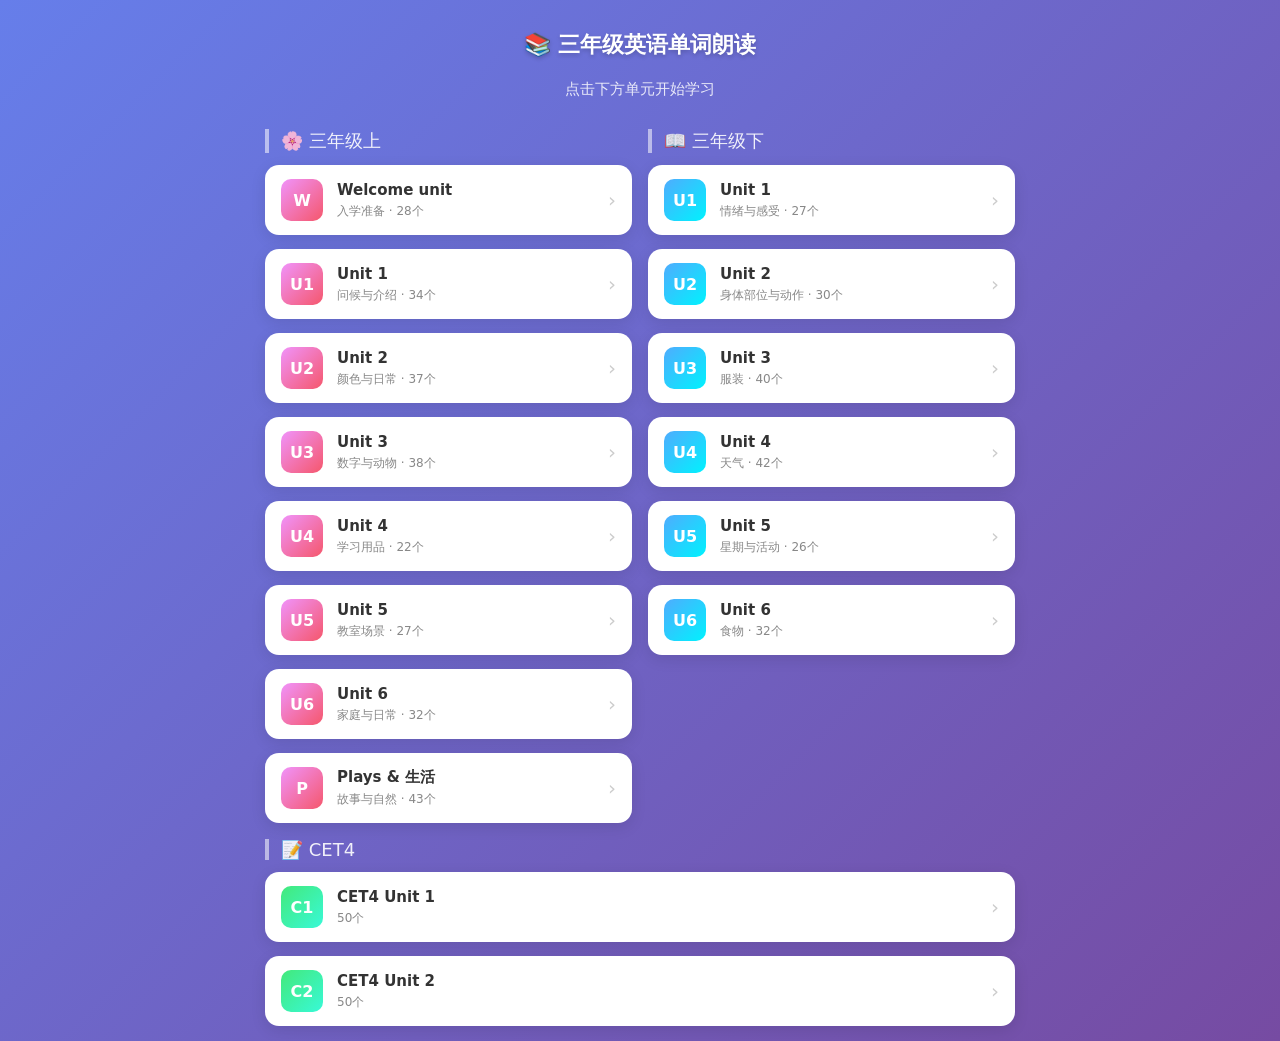
<file: index.html>
<!DOCTYPE html>
<html lang="zh-CN">
<head>
<meta charset="UTF-8">
<meta name="viewport" content="width=device-width, initial-scale=1.0">
<title>三年级英语单词朗读 - 总目录</title>
    <link rel="manifest" href="manifest.json">
    <!-- 兼容苹果设备 -->
    <meta name="apple-mobile-web-app-capable" content="yes">
    <meta name="apple-mobile-web-app-status-bar-style" content="default">
    <meta name="apple-mobile-web-app-title" content="单词朗读">
   
<style>
*{box-sizing:border-box;margin:0;padding:0;font-family:system-ui, -apple-system, sans-serif}
body{
    padding:20px;
    max-width:780px;
    margin:0 auto;
    background:linear-gradient(135deg, #667eea 0%, #764ba2 100%);
    min-height:100vh;
}
h1{
    text-align:center;
    color:#fff;
    margin:20px 0 30px;
    font-size:26px;
    text-shadow:0 2px 4px rgba(0,0,0,0.2);
}
.subtitle{
    text-align:center;
    color:rgba(255,255,255,0.85);
    margin-bottom:30px;
    font-size:15px;
}
.unit-list{
    display:flex;
    flex-direction:column;
    gap:14px;
}
.unit-card{
    background:#fff;
    border-radius:14px;
    padding:18px 20px;
    display:flex;
    align-items:center;
    justify-content:space-between;
    text-decoration:none;
    color:#333;
    box-shadow:0 4px 15px rgba(0,0,0,0.1);
    transition:all 0.2s;
}
.unit-card:hover{
    transform:translateY(-2px);
    box-shadow:0 6px 20px rgba(0,0,0,0.15);
}
.unit-card.disabled{
    background:rgba(255,255,255,0.6);
    color:#999;
    pointer-events:none;
}
.unit-info{
    display:flex;
    align-items:center;
    gap:14px;
}
.unit-num{
    width:48px;
    height:48px;
    border-radius:12px;
    background:linear-gradient(135deg, #667eea, #764ba2);
    color:#fff;
    display:flex;
    align-items:center;
    justify-content:center;
    font-weight:bold;
    font-size:18px;
    flex-shrink:0;
}
.unit-card.disabled .unit-num{
    background:#ccc;
}
.unit-text h3{
    font-size:17px;
    margin-bottom:4px;
}
.unit-text p{
    font-size:13px;
    color:#888;
}
.unit-card.disabled .unit-text p{
    color:#bbb;
}
.arrow{
    font-size:20px;
    color:#ccc;
}
.unit-card:not(.disabled):hover .arrow{
    color:#667eea;
}
.badge{
    background:#ff9500;
    color:#fff;
    font-size:11px;
    padding:2px 8px;
    border-radius:10px;
    margin-left:8px;
    vertical-align:middle;
}
.unit-card.disabled .badge{
    background:#ddd;
}
.section-title{
    color:#fff;
    font-size:18px;
    margin:24px 0 12px;
    padding-left:4px;
    border-left:4px solid rgba(255,255,255,0.6);
    padding-left:12px;
    opacity:0.9;
}
.section-title:first-of-type{
    margin-top:0;
}
.unit-card.g3-up .unit-num{
    background:linear-gradient(135deg, #f093fb, #f5576c);
}
.unit-card.g3-down .unit-num{
    background:linear-gradient(135deg, #4facfe, #00f2fe);
}
.unit-card.cet4 .unit-num{
    background:linear-gradient(135deg, #43e97b, #38f9d7);
}
.row{
    display:flex;
    gap:16px;
}
.col{
    flex:1;
    min-width:0;
}
.col .section-title:first-child{
    margin-top:0;
}

@media (max-width:640px){
    .row{flex-direction:column}
}
    body{padding:15px}
    h1{font-size:22px;margin:15px 0 20px}
    .unit-card{padding:14px 16px}
    .unit-num{width:42px;height:42px;font-size:16px;border-radius:10px}
    .unit-text h3{font-size:15px}
    .unit-text p{font-size:12px}
}
</style>
</head>
<body>

<h1>📚 三年级英语单词朗读</h1>
<p class="subtitle">点击下方单元开始学习</p>

<div class="row">

    <div class="col">
        <div class="section-title" style="margin-top:0">🌸 三年级上</div>
        <div class="unit-list">

        <a href="unit.html?id=3s_welcome" class="unit-card g3-up">
            <div class="unit-info">
                <div class="unit-num">W</div>
                <div class="unit-text">
                    <h3>Welcome unit</h3>
                    <p>入学准备 · 28个</p>
                </div>
            </div>
            <span class="arrow">›</span>
        </a>

        <a href="unit.html?id=3s_1" class="unit-card g3-up">
            <div class="unit-info">
                <div class="unit-num">U1</div>
                <div class="unit-text">
                    <h3>Unit 1</h3>
                    <p>问候与介绍 · 34个</p>
                </div>
            </div>
            <span class="arrow">›</span>
        </a>

        <a href="unit.html?id=3s_2" class="unit-card g3-up">
            <div class="unit-info">
                <div class="unit-num">U2</div>
                <div class="unit-text">
                    <h3>Unit 2</h3>
                    <p>颜色与日常 · 37个</p>
                </div>
            </div>
            <span class="arrow">›</span>
        </a>

        <a href="unit.html?id=3s_3" class="unit-card g3-up">
            <div class="unit-info">
                <div class="unit-num">U3</div>
                <div class="unit-text">
                    <h3>Unit 3</h3>
                    <p>数字与动物 · 38个</p>
                </div>
            </div>
            <span class="arrow">›</span>
        </a>

        <a href="unit.html?id=3s_4" class="unit-card g3-up">
            <div class="unit-info">
                <div class="unit-num">U4</div>
                <div class="unit-text">
                    <h3>Unit 4</h3>
                    <p>学习用品 · 22个</p>
                </div>
            </div>
            <span class="arrow">›</span>
        </a>

        <a href="unit.html?id=3s_5" class="unit-card g3-up">
            <div class="unit-info">
                <div class="unit-num">U5</div>
                <div class="unit-text">
                    <h3>Unit 5</h3>
                    <p>教室场景 · 27个</p>
                </div>
            </div>
            <span class="arrow">›</span>
        </a>

        <a href="unit.html?id=3s_6" class="unit-card g3-up">
            <div class="unit-info">
                <div class="unit-num">U6</div>
                <div class="unit-text">
                    <h3>Unit 6</h3>
                    <p>家庭与日常 · 32个</p>
                </div>
            </div>
            <span class="arrow">›</span>
        </a>

        <a href="unit.html?id=3s_7" class="unit-card g3-up">
            <div class="unit-info">
                <div class="unit-num">P</div>
                <div class="unit-text">
                    <h3>Plays &amp; 生活</h3>
                    <p>故事与自然 · 43个</p>
                </div>
            </div>
            <span class="arrow">›</span>
        </a>

        </div>
    </div>

    <div class="col">
        <div class="section-title" style="margin-top:0">📖 三年级下</div>
        <div class="unit-list">

        <a href="unit.html?id=3_1" class="unit-card g3-down">
            <div class="unit-info">
                <div class="unit-num">U1</div>
                <div class="unit-text">
                    <h3>Unit 1</h3>
                    <p>情绪与感受 · 27个</p>
                </div>
            </div>
            <span class="arrow">›</span>
        </a>

        <a href="unit.html?id=3_2" class="unit-card g3-down">
            <div class="unit-info">
                <div class="unit-num">U2</div>
                <div class="unit-text">
                    <h3>Unit 2</h3>
                    <p>身体部位与动作 · 30个</p>
                </div>
            </div>
            <span class="arrow">›</span>
        </a>

        <a href="unit.html?id=3_3" class="unit-card g3-down">
            <div class="unit-info">
                <div class="unit-num">U3</div>
                <div class="unit-text">
                    <h3>Unit 3</h3>
                    <p>服装 · 40个</p>
                </div>
            </div>
            <span class="arrow">›</span>
        </a>

        <a href="unit.html?id=3_4" class="unit-card g3-down">
            <div class="unit-info">
                <div class="unit-num">U4</div>
                <div class="unit-text">
                    <h3>Unit 4</h3>
                    <p>天气 · 42个</p>
                </div>
            </div>
            <span class="arrow">›</span>
        </a>

        <a href="unit.html?id=3_5" class="unit-card g3-down">
            <div class="unit-info">
                <div class="unit-num">U5</div>
                <div class="unit-text">
                    <h3>Unit 5</h3>
                    <p>星期与活动 · 26个</p>
                </div>
            </div>
            <span class="arrow">›</span>
        </a>

        <a href="unit.html?id=3_6" class="unit-card g3-down">
            <div class="unit-info">
                <div class="unit-num">U6</div>
                <div class="unit-text">
                    <h3>Unit 6</h3>
                    <p>食物 · 32个</p>
                </div>
            </div>
            <span class="arrow">›</span>
        </a>

        </div>
    </div>

</div>

<div class="section-title" style="margin-top:16px">📝 CET4</div>
<div class="unit-list">

    <a href="unit.html?id=cet4_1" class="unit-card cet4">
        <div class="unit-info">
            <div class="unit-num">C1</div>
            <div class="unit-text">
                <h3>CET4 Unit 1</h3>
                <p>50个</p>
            </div>
        </div>
        <span class="arrow">›</span>
    </a>

    <a href="unit.html?id=cet4_2" class="unit-card cet4">
        <div class="unit-info">
            <div class="unit-num">C2</div>
            <div class="unit-text">
                <h3>CET4 Unit 2</h3>
                <p>50个</p>
            </div>
        </div>
        <span class="arrow">›</span>
    </a>

</div>

<script>
// 以后新增单元，只需要在上面复制一个 .unit-card 块，改链接和文字即可
// 把 disabled 类去掉就变成可点击状态
</script>
<!-- 注册 Service Worker (只在这里写一次即可) -->
    <script>
        if ('serviceWorker' in navigator) {
            window.addEventListener('load', function() {
                navigator.serviceWorker.register('service-worker.js').then(function(registration) {
                    console.log('ServiceWorker 注册成功');
                }, function(err) {
                    console.log('ServiceWorker 注册失败: ', err);
                });
            });
        }
    </script>
</body>
</html>
</file>
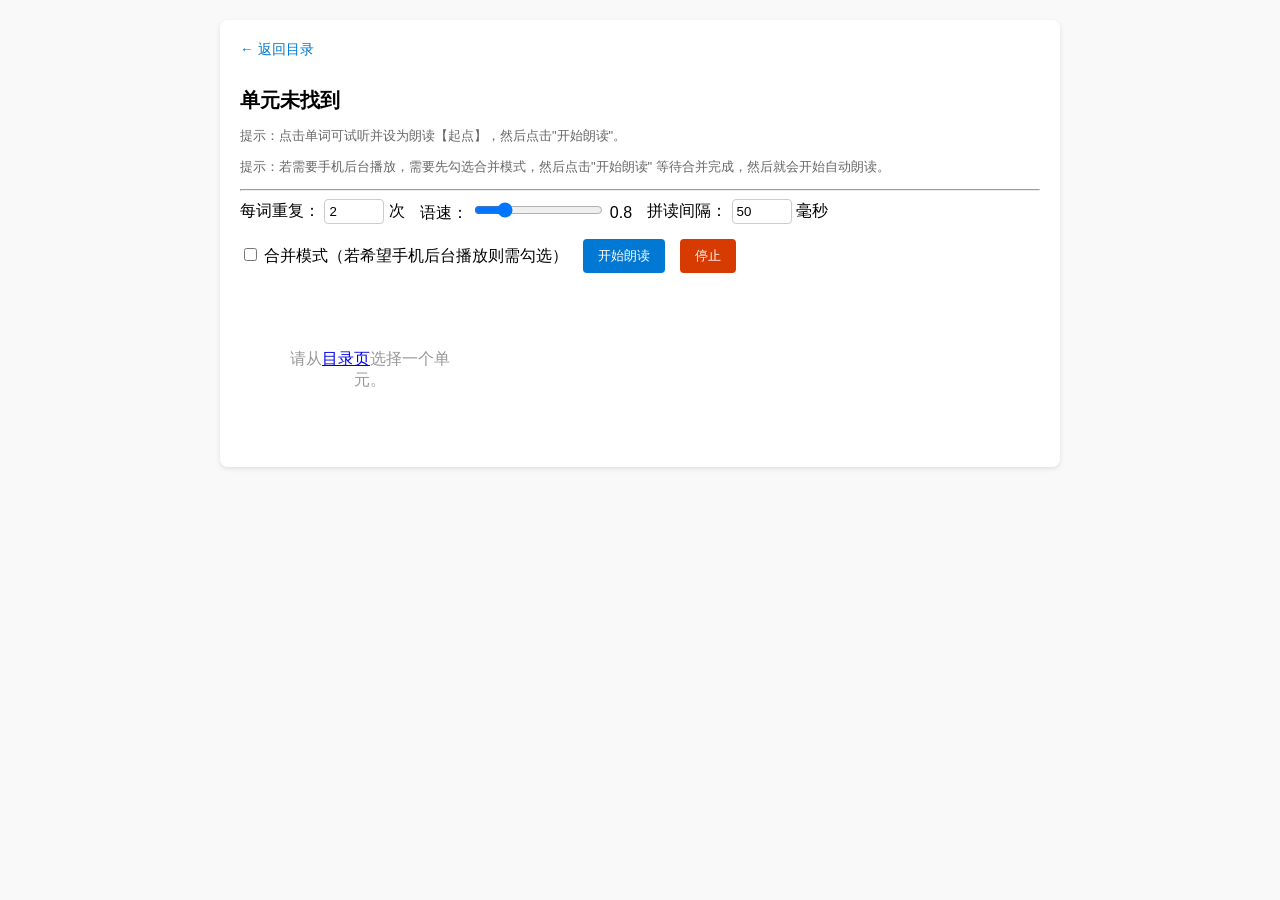
<file: unit.html>
<!DOCTYPE html>
<html lang="zh-CN">
<head>
    <meta charset="UTF-8">
    <meta name="viewport" content="width=device-width, initial-scale=1.0">
    <title>单词朗读</title>
    <link rel="stylesheet" href="styles.css">
    <style>
        .back-link {
            display: inline-block;
            margin-bottom: 15px;
            color: #0078d4;
            text-decoration: none;
            font-size: 14px;
        }
        .back-link:hover {
            text-decoration: underline;
        }
        .unit-title {
            font-size: 20px;
            margin-bottom: 5px;
        }
    </style>
</head>
<body>

<div class="container">
    <a href="index.html" class="back-link">&larr; 返回目录</a>
    <h1 class="unit-title" id="unitTitle">加载中...</h1>
    <p style="color: #666; font-size: 13px;">提示：点击单词可试听并设为朗读【起点】，然后点击"开始朗读"。</p>
    <p style="color: #666; font-size: 13px;">提示：若需要手机后台播放，需要先勾选合并模式，然后点击"开始朗读" 等待合并完成，然后就会开始自动朗读。</p>
    <hr>

    <div class="controls">
        <label>每词重复：
            <input type="number" id="repeatCount" min="1" max="10" value="2"> 次
        </label>
        
        <label>语速：
            <input type="range" id="speedControl" min="0.5" max="2" step="0.1" value="0.8" oninput="document.getElementById('speedValue').innerText = this.value">
            <span id="speedValue">0.8</span> 
        </label>

        <label>拼读间隔：
            <input type="number" id="spellInterval" min="0" max="2000" step="10" value="50"> 毫秒
        </label>

        <label>
            <input type="checkbox" id="mergeMode"> 合并模式（若希望手机后台播放则需勾选）
        </label>

        <button id="startBtn" onclick="startReading()">开始朗读</button>
        <button class="stop" id="stopBtn" onclick="stopReading()">停止</button>
    </div>

    <div class="word-list" id="wordListContainer"></div>
</div>

<audio id="audioPlayer"></audio>

<script src="words-data.js"></script>
<script src="script.v5.js"></script>
<script>
    const params = new URLSearchParams(window.location.search);
    const id = params.get('id');

    const unit = WORDS_DATA[id];

    if (unit) {
        document.title = unit.title + ' - 单词朗读';
        document.getElementById('unitTitle').textContent = unit.title;
        init(unit.words);
    } else {
        document.title = '单元未找到 - 单词朗读';
        document.getElementById('unitTitle').textContent = '单元未找到';
        document.getElementById('wordListContainer').innerHTML = '<p style="color:#999;text-align:center;padding:40px">请从<a href="index.html">目录页</a>选择一个单元。</p>';
    }
</script>

</body>
</html>
</file>
<file: styles.css>
body {
    font-family: Arial, sans-serif;
    margin: 20px;
    background-color: #f9f9f9;
}

.container {
    max-width: 800px;
    margin: 0 auto;
    background: white;
    padding: 20px;
    border-radius: 8px;
    box-shadow: 0 2px 5px rgba(0,0,0,0.1);
}

.controls {
    display: flex;
    align-items: center;
    gap: 15px;
    margin-bottom: 20px;
    flex-wrap: wrap;
}

.word-list {
    display: grid;
    grid-template-columns: repeat(auto-fill, minmax(200px, 1fr));
    gap: 10px;
}

.word-item {
    border: 1px solid #ddd;
    padding: 10px;
    border-radius: 4px;
    cursor: pointer;
    transition: all 0.2s;
    position: relative;
}

.word-item:hover {
    background: #f0f0f0;
    transform: translateY(-2px);
}

.word-item.highlight {
    background-color: #ffeb3b;
    border-color: #ffc107;
}

.word-item.selected {
    border-color: #28a745;
    border-width: 2px;
    box-shadow: 0 0 8px rgba(40, 167, 69, 0.3);
}

.word-item.selected::after {
    content: "起点";
    position: absolute;
    top: -5px;
    right: 5px;
    background: #28a745;
    color: white;
    font-size: 10px;
    padding: 2px 5px;
    border-radius: 3px;
}

button {
    padding: 8px 15px;
    border: none;
    border-radius: 4px;
    background-color: #0078d4;
    color: white;
    cursor: pointer;
}

button:hover {
    background-color: #005a9e;
}

button.stop {
    background-color: #d83b01;
}

input[type="number"] {
    width: 50px;
    padding: 4px;
    border: 1px solid #ccc;
    border-radius: 4px;
}
</file>
